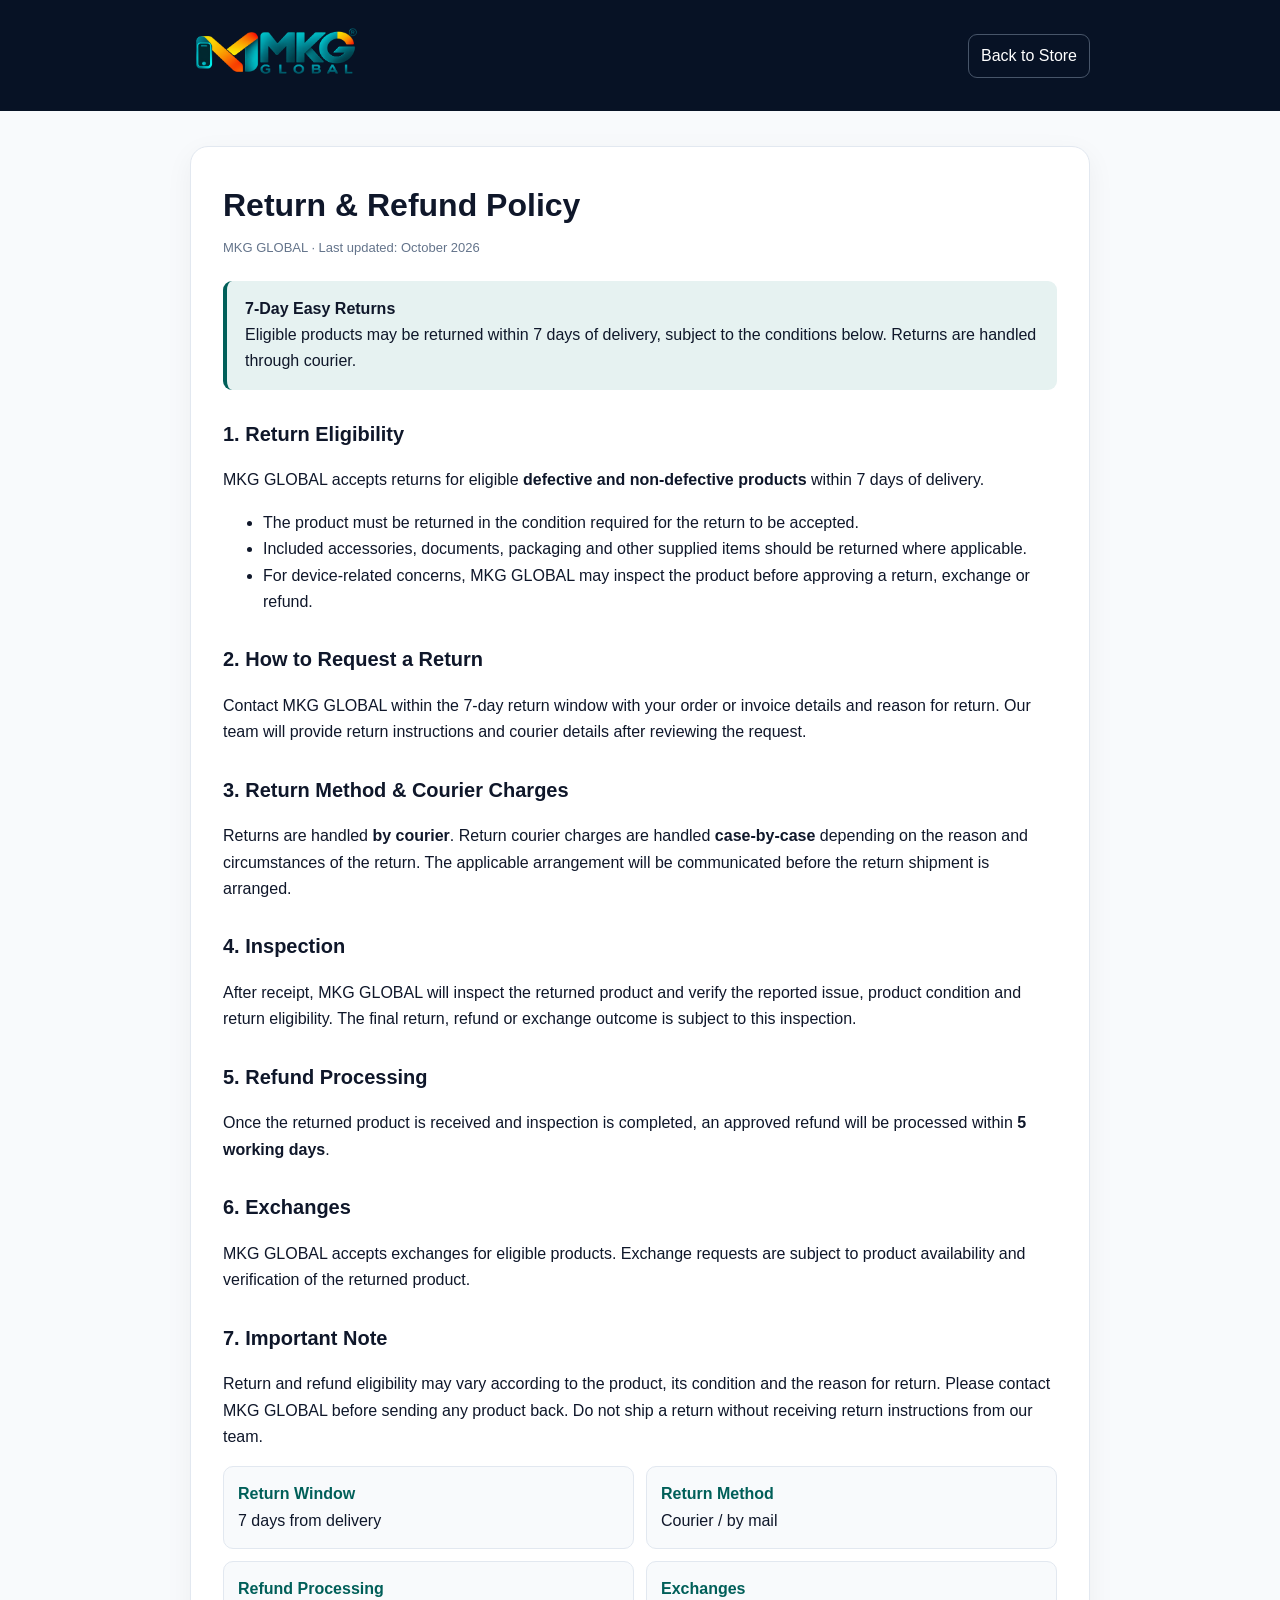
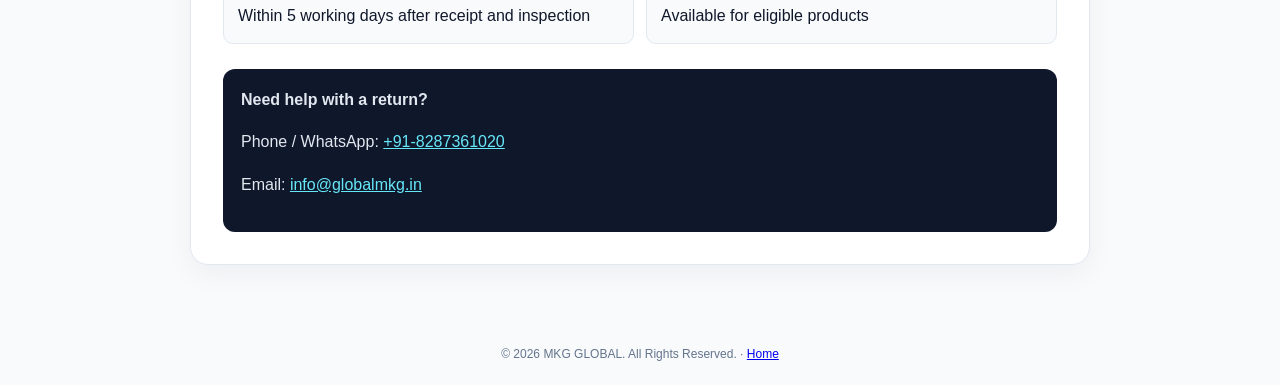
<file: return-policy.html>
<!doctype html>
<html lang="en">
<head>
<meta charset="utf-8">
<meta name="viewport" content="width=device-width,initial-scale=1">
<title>Return & Refund Policy | MKG GLOBAL</title>
<meta name="description" content="MKG GLOBAL return and refund policy: eligible returns within 7 days, courier returns, and refunds within 5 working days after receipt and inspection.">
<meta name="robots" content="index,follow">
<link rel="canonical" href="https://globalmkg.in/return-policy">
<style>
body{margin:0;background:#f8fafc;color:#0f172a;font:16px/1.65 Arial,sans-serif}.top{background:#071225;padding:20px}.topin,main{max-width:900px;margin:auto}.topin{display:flex;justify-content:space-between;align-items:center}.logo{width:170px}.back{color:#fff;text-decoration:none;border:1px solid #475569;padding:8px 12px;border-radius:9px}main{padding:35px 20px 60px}.card{background:#fff;border:1px solid #e2e8f0;border-radius:18px;padding:32px;box-shadow:0 8px 28px #0f172a0d}h1{margin:0 0 5px;font-size:32px}h2{margin-top:28px;font-size:20px}.muted{color:#64748b;font-size:13px}.highlight{background:#e6f2f1;border-left:4px solid #005f59;padding:15px 18px;border-radius:9px;margin:22px 0}.grid{display:grid;grid-template-columns:1fr 1fr;gap:12px}.item{background:#f8fafc;border:1px solid #e2e8f0;border-radius:10px;padding:14px}.item b{display:block;color:#005f59}.contact{margin-top:25px;background:#0f172a;color:#e2e8f0;padding:18px;border-radius:12px}.contact a{color:#67e8f9}footer{text-align:center;color:#64748b;padding:20px;font-size:12px}@media(max-width:600px){.card{padding:22px}h1{font-size:27px}.grid{grid-template-columns:1fr}.logo{width:145px}}
</style>
</head>
<body>
<header class="top"><div class="topin"><a href="/"><img class="logo" src="/image/mkg_official_logo.png" alt="MKG GLOBAL"></a><a class="back" href="/">Back to Store</a></div></header>
<main><article class="card">
<h1>Return & Refund Policy</h1><div class="muted">MKG GLOBAL · Last updated: October 2026</div>
<div class="highlight"><b>7-Day Easy Returns</b><br>Eligible products may be returned within 7 days of delivery, subject to the conditions below. Returns are handled through courier.</div>
<h2>1. Return Eligibility</h2>
<p>MKG GLOBAL accepts returns for eligible <b>defective and non-defective products</b> within 7 days of delivery.</p>
<ul><li>The product must be returned in the condition required for the return to be accepted.</li><li>Included accessories, documents, packaging and other supplied items should be returned where applicable.</li><li>For device-related concerns, MKG GLOBAL may inspect the product before approving a return, exchange or refund.</li></ul>
<h2>2. How to Request a Return</h2>
<p>Contact MKG GLOBAL within the 7-day return window with your order or invoice details and reason for return. Our team will provide return instructions and courier details after reviewing the request.</p>
<h2>3. Return Method & Courier Charges</h2>
<p>Returns are handled <b>by courier</b>. Return courier charges are handled <b>case-by-case</b> depending on the reason and circumstances of the return. The applicable arrangement will be communicated before the return shipment is arranged.</p>
<h2>4. Inspection</h2>
<p>After receipt, MKG GLOBAL will inspect the returned product and verify the reported issue, product condition and return eligibility. The final return, refund or exchange outcome is subject to this inspection.</p>
<h2>5. Refund Processing</h2>
<p>Once the returned product is received and inspection is completed, an approved refund will be processed within <b>5 working days</b>.</p>
<h2>6. Exchanges</h2>
<p>MKG GLOBAL accepts exchanges for eligible products. Exchange requests are subject to product availability and verification of the returned product.</p>
<h2>7. Important Note</h2>
<p>Return and refund eligibility may vary according to the product, its condition and the reason for return. Please contact MKG GLOBAL before sending any product back. Do not ship a return without receiving return instructions from our team.</p>
<div class="grid"><div class="item"><b>Return Window</b>7 days from delivery</div><div class="item"><b>Return Method</b>Courier / by mail</div><div class="item"><b>Refund Processing</b>Within 5 working days after receipt and inspection</div><div class="item"><b>Exchanges</b>Available for eligible products</div></div>
<div class="contact"><b>Need help with a return?</b><p>Phone / WhatsApp: <a href="tel:+918287361020">+91-8287361020</a></p><p>Email: <a href="mailto:info@globalmkg.in">info@globalmkg.in</a></p></div>
</article></main>
<footer>© 2026 MKG GLOBAL. All Rights Reserved. · <a href="/">Home</a></footer>
</body></html>
</file>
